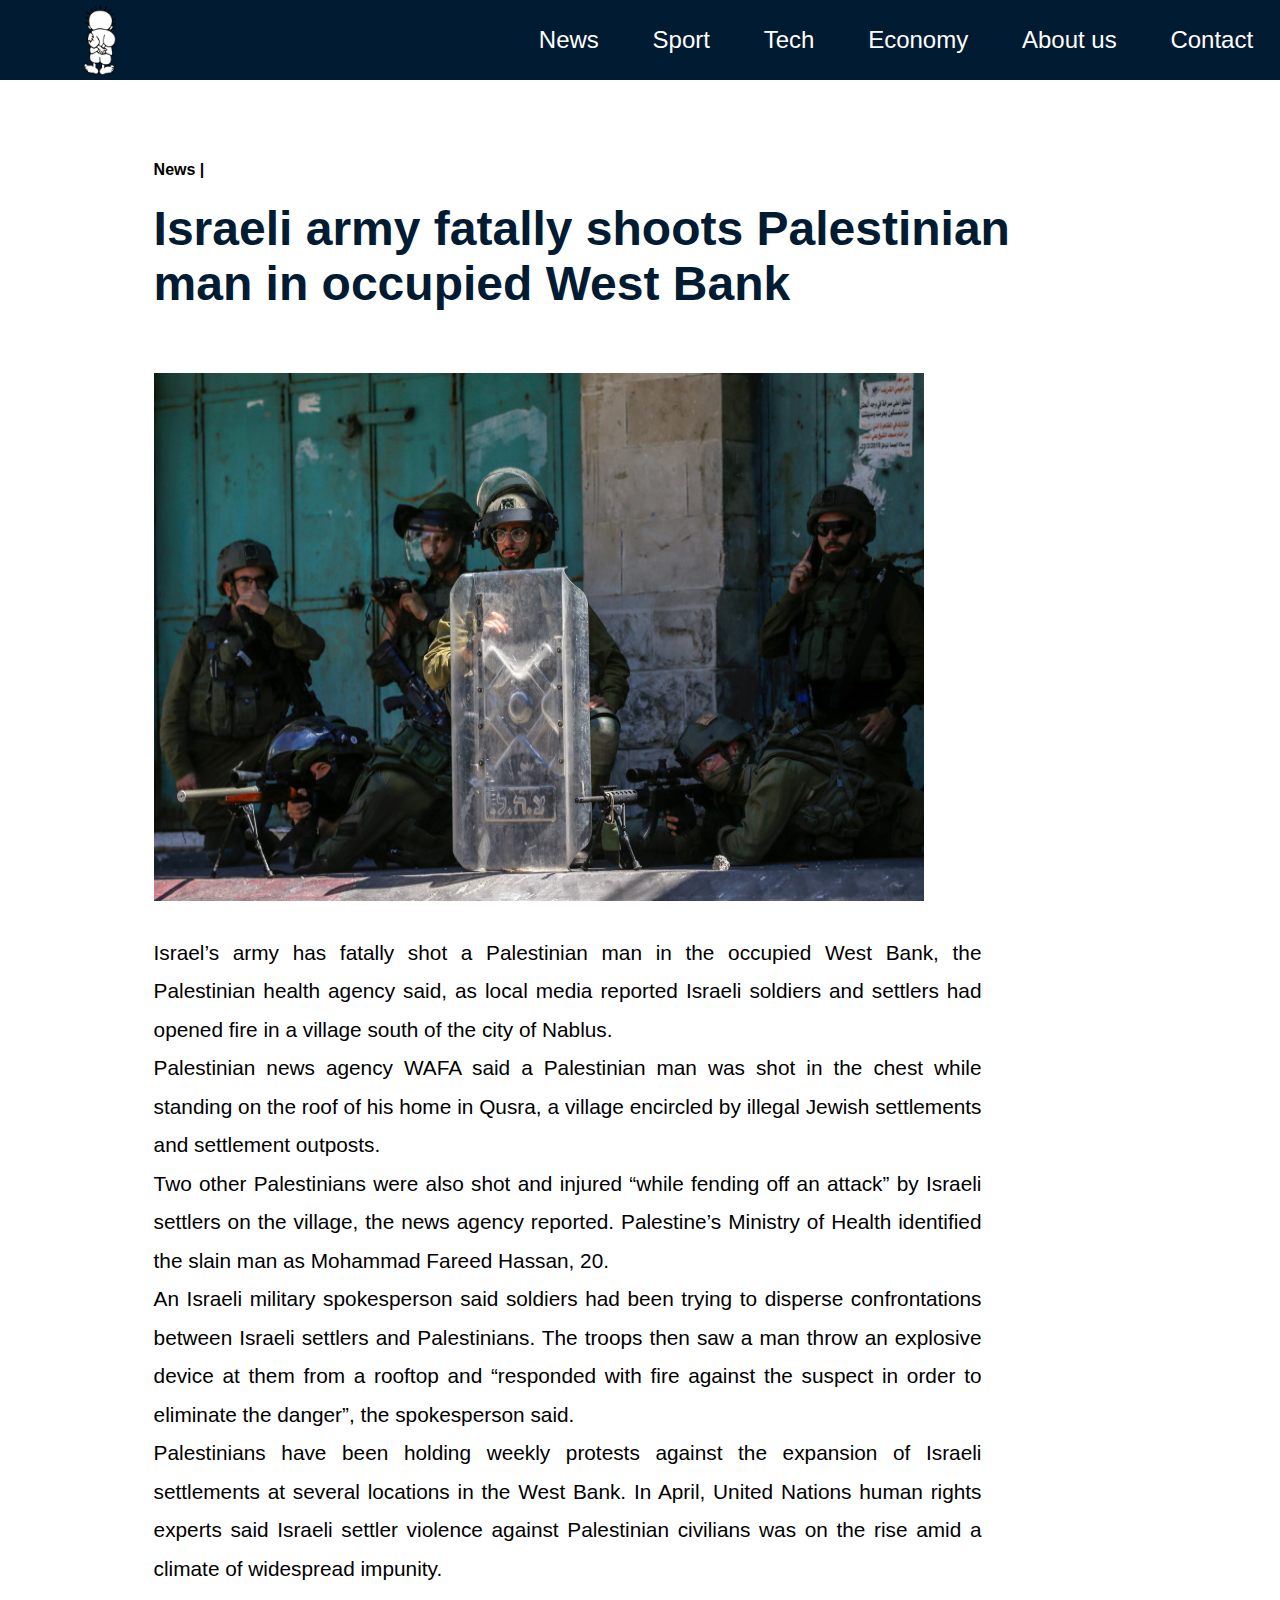
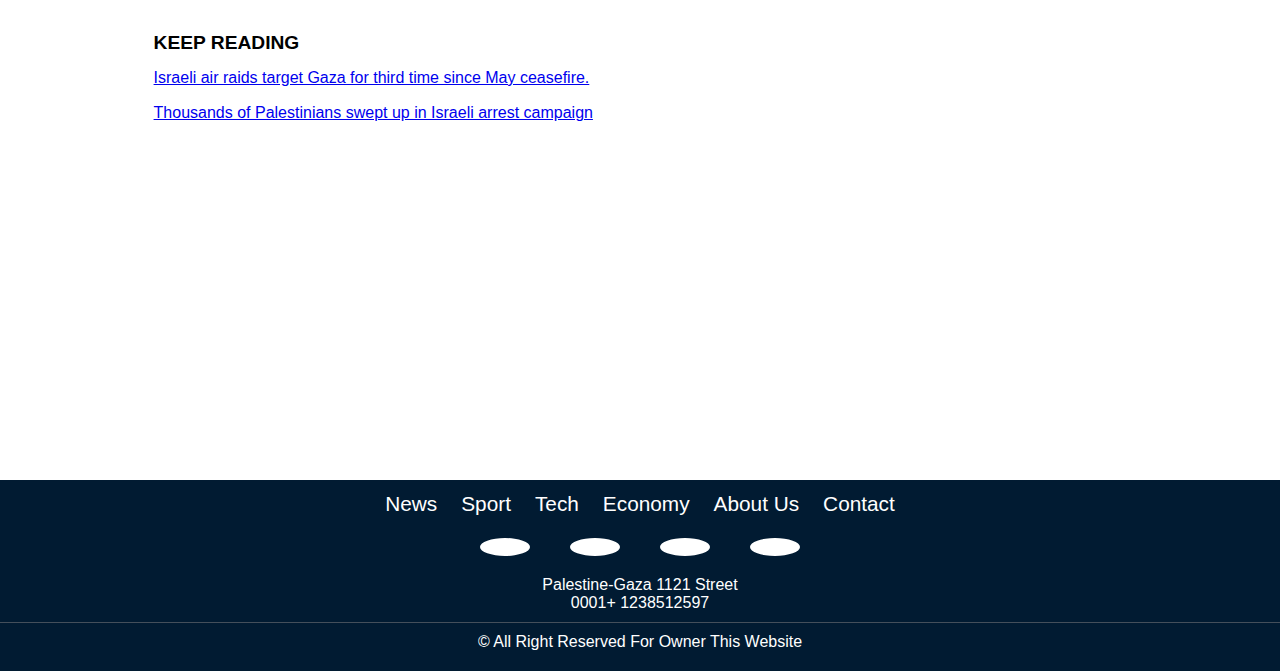
<file: HTML/article.html>
<!DOCTYPE html>
<html lang="en">

<head>
    <meta charset="UTF-8">
    <meta http-equiv="X-UA-Compatible" content="IE=edge">
    <meta name="viewport" content="width=device-width, initial-scale=1.0">
    <link rel="stylesheet" href="../CSS/style.css">
    <link rel="stylesheet" href="../CSS/style-article.css">
    <link rel="stylesheet" href="https://fonts.googleapis.com/icon?family=Material+Icons">
    <link rel="stylesheet" href="https://use.fontawesome.com/releases/v5.6.3/css/all.css"
        integrity="sha384-UHRtZLI+pbxtHCWp1t77Bi1L4ZtiqrqD80Kn4Z8NTSRyMA2Fd33n5dQ8lWUE00s/" crossorigin="anonymous">
    <link rel="stylesheet" href="https://use.fontawesome.com/releases/v5.15.3/css/all.css"
        integrity="sha384-SZXxX4whJ79/gErwcOYf+zWLeJdY/qpuqC4cAa9rOGUstPomtqpuNWT9wdPEn2fk" crossorigin="anonymous">

    <title>Article</title>
</head>

<body>

    <!-- Start navigation bar -->

    <header>
        <nav class="header-nav flex sticky" id="active-nave">

            <div class="logo-container">
                <img src="../imges/1a.png" alt="HANDALA LOGO" class="img-logo">
                <img src="../imges/2a.png" alt="HANDALA LOGO" class="logo-black">
            </div>

            <ul id="ulMob" class="flex">
                <li><a class="link" href="#">News</a></li>
                <li><a class="link" href="#">Sport</a></li>
                <li><a class="link" href="#">Tech</a></li>
                <li><a class="link" href="#">Economy</a></li>
                <li><a class="link" href="#">About us</a></li>
                <li><a class="link" href="#">Contact</a></li>

            </ul>
            <a id="nav-mobile" class="mobile-nav-icon"><i class="material-icons nav-icon-round dehaze">dehaze</i></a>

        </nav>
    </header>
    <section class="section section-main">

    </section>

    <!-- End navigation bar -->

    <!-- Start article main section -->
    <section class="article-container">
        <section class="article-main-heading">
            <h4 class="article-sub-heading">News |</h4>
            <h1 class="article-heading">Israeli army fatally shoots Palestinian man in occupied West Bank</h1>
        </section>
        <figure class="article-figure">
            <img class="article-image" src="../imges/article-photo.jpg" alt="Israil-occupation">
            <p class="article-paragraph">Israel’s army has fatally shot a Palestinian man in the occupied West Bank, the
                Palestinian health agency said, as local media reported Israeli soldiers and settlers had opened fire in
                a village south of the city of Nablus.<br>

                Palestinian news agency WAFA said a Palestinian man was shot in the chest while standing on the roof of
                his home in Qusra, a village encircled by illegal Jewish settlements and settlement outposts.<br>

                Two other Palestinians were also shot and injured “while fending off an attack” by Israeli settlers on
                the village, the news agency reported.

                Palestine’s Ministry of Health identified the slain man as Mohammad Fareed Hassan, 20.<br>

                An Israeli military spokesperson said soldiers had been trying to disperse confrontations between
                Israeli settlers and Palestinians.

                The troops then saw a man throw an explosive device at them from a rooftop and “responded with fire
                against the suspect in order to eliminate the danger”, the spokesperson said.<br>

                Palestinians have been holding weekly protests against the expansion of Israeli settlements at several
                locations in the West Bank.

                In April, United Nations human rights experts said Israeli settler violence against Palestinian
                civilians was on the rise amid a climate of widespread impunity.
            </p>


            <section class="article-related">
                <h5 class="article-keep-reading">KEEP READING</h5>
                <a href="#">Israeli air raids target Gaza for third time since May ceasefire.</a>
                <a href="#">Thousands of Palestinians swept up in Israeli arrest campaign</a>
            </section>

            <div id="disqus_thread"></div>

        </figure>


    </section>


    <!-- End article main section -->

    <!-- Start footer section -->
    <footer>
        <nav class="nav-footer-link">
            <ul class="flex">
                <li><a href="#"> news</a></li>
                <li><a href="#">sport</a></li>
                <li><a href="#">tech</a></li>
                <li><a href="#">economy</a></li>
                <li><a href="#">about us</a></li>
                <li><a href="#">contact</a></li>
            </ul>
        </nav>
        <nav class="nav-footer-social-icon">
            <ul class="flex">
                <li>
                    <a href="#">
                        <i class="fab fa-facebook-f icon"></i> </a>
                </li>
                <li>
                    <a href="#"><i class="fab fa-twitter icon"></i></a>
                </li>
                <li>
                    <a href="#"><i class="fab fa-linkedin-in icon"></i></a>
                </li>
                <li>
                    <a href="#"><i class="fab fa-google-plus-g icon"></i></a>
                </li>
            </ul>
        </nav>

        <div class="news-location-info text">
            <div class="address"> Palestine-Gaza 1121 street </div>
            <div class="phone">0001+ 1238512597</div>
        </div>
        <div class="copywrite text">
            © all right reserved for owner this website
        </div>

    </footer>


    <!-- Disqus feature to let the user comment on the article instead of using just fixed text box -->

    <script>

        var disqus_config = function () {
            this.page.url = 'http://127.0.0.1:5500/article.html';  // Replace PAGE_URL with your page's canonical URL variable
            this.page.identifier = "#ttest"; // Replace PAGE_IDENTIFIER with your page's unique identifier variable

        };

        (function () { // DON'T EDIT BELOW THIS LINE
            var d = document, s = d.createElement('script');
            s.src = 'https://handla.disqus.com/embed.js';
            s.setAttribute('data-timestamp', +new Date());
            (d.head || d.body).appendChild(s);
        })();
    </script>
    <noscript>Please enable JavaScript to view the <a href="https://disqus.com/?ref_noscript">comments powered by
            Disqus.</a></noscript>

    <!-- End footer section -->
    <script src="https://code.jquery.com/jquery-3.3.1.js"
        integrity="sha256-2Kok7MbOyxpgUVvAk/HJ2jigOSYS2auK4Pfzbm7uH60=" crossorigin="anonymous">
        </script>

    <script src="https://code.jquery.com/jquery-3.3.1.js"
        integrity="sha256-2Kok7MbOyxpgUVvAk/HJ2jigOSYS2auK4Pfzbm7uH60=" crossorigin="anonymous">
        </script>
    <script src="../Script/script.js"></script>

</body>

</html>
</file>
<file: CSS/style.css>
* {
    margin: 0px;
    padding: 0px;
    box-sizing: border-box;
}

 :root {
    --primary-color: #011b32;
    --font-color: white;
    --hover-color: #b5d2ec;
}

html {
    font-family: sans-serif;
    font-size: 16px;
    font-weight: 300;
}

.flex {
    display: flex;
}

body {
    display: flex;
    flex-direction: column;
    justify-content: space-between;
    align-items: center;
    /* margin-top: -62vh; */
}


/*------------- NAV BAR STYLING ------------*/

.header-nav {
    position: fixed;
    top: 0;
    left: 0;
    right: 0;
    z-index: 99;
    transition: background-color 250ms ease-in;
    width: 100%;
    background-color: var(--primary-color);
    justify-content: space-between;
    align-items: center;
    height: 5rem;
}

.nav-scrolled {
    background-color: white;
}

.logo-container {
    width: 6.25rem;
    height: 4.375rem;
    margin-left: 3.125rem;
}

.img-logo,
.logo-black {
    width: 100%;
    height: 100%;
    object-fit: contain;
}

.logo-black {
    display: none;
}

.header-nav ul {
    list-style: none;
    justify-content: space-around;
    width: 60%;
}

.link {
    text-decoration: none;
    color: var(--font-color);
    font-size: 1.5rem;
    padding: 0.3125rem;
    border-bottom: none;
    transition: border-bottom 1s, color;
}

.link-scrolled {
    color: var(--primary-color);
    transition: border-bottom 1s color;
}

.link:hover {
    border-bottom: 2px solid var(--hover-color);
    color: var(--hover-color);
}

.link-scrolled:hover {
    border-bottom: 2px solid #004888;
    color: #004888;
}

.mobile-nav-icon {
    color: white;
    display: none;
    margin-right: 1.25rem;
    cursor: pointer;
}

.material-icons {
    font-size: 2.5rem !important;
}


/***********END NAVBAR ----------------*/


/*- small tablet to big tablet -*/

@media (max-width: 1024px) {
    .logo-container {
        width: 5.625rem;
        height: 3.75rem;
    }
    .link {
        font-size: 1.3rem;
    }
    .section-main {
        height: 400px;
    }
}

@media (max-width: 768px) {
    body {
        margin-top: -134vh !important;
    }
    .logo-container {
        width: 3.125rem;
        height: 3.125rem;
        margin-left: 1.25rem;
    }
    #ulMob {
        margin-top: 7rem;
    }
    .header-nav ul {
        display: none;
        flex-direction: column;
        justify-content: space-evenly;
        align-items: center;
        align-content: flex-end;
        width: 95%;
        height: 100vh;
        transition: display 1s ease-in;
        margin-top: 0 !important;
    }
    .link {
        border-bottom: 2px solid #b5d2ec;
    }
    .mobile-nav-icon {
        display: block;
    }
    .active {
        display: flex !important;
    }
    .header-nav {
        height: 3.75rem;
    }
    .active-nav {
        height: 100%;
        align-items: flex-start;
    }
}


/***********MAIN SECTION --------------*/

.section-main {
    width: 100%;
    height: 80vh;
    justify-content: space-evenly;
    align-items: center;
    margin-top: 5rem !important;
}

.subsection-latest {
    justify-content: space-between;
    align-items: center;
    width: 95%;
    height: 21.875rem;
}

.big-new {
    height: 21.875rem;
    width: 47%;
    background-image: url("../imges/3a.jpg");
    background-size: cover;
    align-items: flex-end;
}

.style-text {
    color: var(--font-color);
    font-size: 1.5rem;
    text-decoration: none;
    display: block;
    background-color: rgba(8, 16, 59, 0.404);
    margin-bottom: 10px;
    padding: 10px;
}

.container-for-img {
    flex-direction: column;
    justify-content: space-between;
    height: 100%;
    width: 27%;
}

.container-for-img .photo1 {
    background-image: url("../imges/4a.jpeg");
    background-size: cover;
}

.container-for-img .photo2 {
    background-image: url("../imges/5a.png");
    background-size: cover;
}

.container-for-img .small-new {
    width: 100%;
    height: 45%;
    align-items: flex-end;
}

.container-for-img .small-new a {
    font-size: 1rem;
}

.most-read {
    width: 22%;
    height: 100%;
    flex-direction: column;
    justify-content: space-between;
    transform: scaleX(1.06);
}

.title-most {
    align-self: flex-start;
    padding: 20px;
    width: 100%;
    background: var(--primary-color);
    color: white;
    font-size: 1.1rem;
    height: 18%;
}

.sub-news {
    background-color: rgb(255, 255, 255);
    color: var(--primary-color);
    font-size: 0.9rem;
    width: 100%;
    height: 18%;
    cursor: pointer;
    overflow: hidden;
    padding-left: 7.5px;
    display: flex;
    justify-content: center;
    align-items: center;
    box-shadow: -2px 12px 15px -3px rgba(0, 0, 0, 0.91);
}

.sub-news:hover {
    box-shadow: -2px 0px 0px -3px rgba(0, 0, 0, 0.91);
    transform: scaleX(1.04);
    background-color: var(--primary-color);
    color: var(--font-color);
}


/*----------RESPONSIVE FOR MAIN SECTION ---------*/

@media (max-width: 960px) {
    body {
        margin-top: -62vh;
    }
    .subsection-latest {
        flex-wrap: wrap;
    }
    .section-main {
        height: 200vh;
    }
    .big-new {
        width: 70%;
    }
    .container-for-img {
        width: 27%;
    }
    .most-read {
        width: 100% !important;
        margin-top: 20px !important;
    }
}

@media (max-width: 768px) {
    .subsection-latest {
        flex-wrap: wrap;
    }
    .section-main {
        height: 337vh;
    }
    .big-new {
        width: 100% !important;
        margin-bottom: 20px !important;
    }
    .container-for-img {
        width: 100%;
    }
    .most-read {
        width: 100% !important;
        margin-top: 20px !important;
    }
    .style-text {
        font-size: 0.9rem !important;
    }
}

@media screen and (max-width: 425px) {
    html {
        font-size: 13px;
    }
    .sub-sections {
        height: 120vh;
    }
    .article {
        width: 80%;
        height: 26vh;
        margin-bottom: 30px;
    }
    .main-title {
        width: 100%;
        padding-left: 2rem;
        font-size: 2rem;
        border-left: 0.2rem solid red;
        font-size: 1.7rem;
        padding: 10px;
        height: 43px;
    }
    .article img {
        width: 100%;
        height: 26vh;
        border-radius: 2%;
    }
    .title {
        width: 80%;
        height: 26vh;
        border-radius: 2%;
    }
}

a {
    display: block;
}

.container {
    display: flex;
    flex-direction: column;
    justify-content: space-around;
}

.sub-sections {
    height: 70vh;
    width: 100%;
    display: flex;
    flex-wrap: wrap;
    justify-content: space-around;
    align-items: center;
    margin-bottom: 1rem;
}

.sub-sections__with-img {
    background-image: url(./imges/background1.png);
    background-size: cover;
    background-repeat: no-repeat;
    background-position: center;
}

.sub-sections__with-img2 {
    background-image: url(./imges/imageedit_1_6751761706.png);
    background-size: cover;
    background-repeat: no-repeat;
    background-position: center;
}

.main-title {
    width: 100%;
    padding-left: 1rem;
    font-size: 2rem;
    border-left: 0.3rem solid red;
    margin-left: 2.5rem;
}

.article {
    position: relative;
    text-align: center;
    width: 26.3%;
    height: 39vh;
    transform: scale(1.08);
    opacity: 0.85;
    transition: transform 1s, opacity 1s;
}

.article:hover {
    box-shadow: rgba(0, 0, 0, 0.07) 0px 1px 2px, rgba(0, 0, 0, 0.07) 0px 2px 4px, rgba(0, 0, 0, 0.07) 0px 4px 8px, rgba(0, 0, 0, 0.07) 0px 8px 16px, rgba(0, 0, 0, 0.07) 0px 16px 32px, rgba(0, 0, 0, 0.07) 0px 32px 64px;
    transform: scale(1.01);
    opacity: 1;
    border-radius: 2%;
}

.article img {
    width: 100%;
    height: 39vh;
    border-radius: 2%;
}

.title {
    position: absolute;
    bottom: 0;
    background: rgba(0, 0, 0, 0.1);
    transition: .5s ease;
    opacity: 0;
    color: white;
    font-size: 1rem;
    text-align: left;
    opacity: 1;
    max-width: 100%;
    max-height: 100%;
    min-width: 100%;
    min-height: 100%;
    align-items: flex-end;
    display: flex;
    padding: 1em;
    border-radius: 2%;
}

.title:hover {
    background: rgba(0, 0, 0, 0);
}


/* END news section */

footer {
    background-color: var(--primary-color);
    width: 100%;
}

.nav-footer-link ul {
    justify-content: center;
    align-items: center;
}

.nav-footer-link ul li {
    list-style: none;
    list-style: none;
    padding: 12px;
    text-transform: capitalize;
}

.nav-footer-link ul li a {
    text-decoration: none;
    font-size: 1.3rem;
    color: var(--font-color)
}

.nav-footer-link ul li a:hover {
    color: var(--hover-color);
}

.nav-footer-social-icon ul {
    justify-content: center;
    align-items: center;
}

.nav-footer-social-icon ul li {
    font-size: 2rem;
    padding: 10px;
    list-style: none;
}

.nav-footer-social-icon ul li a {
    background-color: #fff;
    width: 50px;
    text-align: center;
    font-size: 1.5rem;
    margin: 0 10px;
    display: block;
    border-radius: 50%;
    border: 3px solid #fff;
    padding: 6px;
    position: relative;
    z-index: 1;
    overflow: hidden;
}

.nav-footer-social-icon ul li a .icon {
    color: var(--primary-color);
    transition: .5s;
    position: relative;
    z-index: 3;
}

.nav-footer-social-icon ul li a:hover .icon {
    color: #fff;
    transform: rotateY(360deg);
}

.nav-footer-social-icon ul li a:before {
    content: "";
    position: absolute;
    top: 100%;
    left: 0;
    width: 100%;
    height: 100%;
    background: #f00;
    transition: .5s;
    z-index: 2;
}

.nav-footer-social-icon ul li a:hover:before {
    top: 0;
}

.nav-footer-social-icon ul li:nth-child(1) a:before {
    background: #3b5999;
}

.nav-footer-social-icon ul li:nth-child(2) a:before {
    background: #55acee;
}

.nav-footer-social-icon ul li:nth-child(3) a:before {
    background: #0077b5;
}

.nav-footer-social-icon ul li:nth-child(4) a:before {
    background: #dd4b39;
}

.nav-footer-social-icon ul li a:hover {
    color: var(--hover-color);
}

.text {
    text-align: center;
    text-transform: capitalize;
    color: var(--font-color);
    padding: 10px;
}

footer .copywrite {
    padding-bottom: 10px;
    border-top: .1rem solid rgb(136, 132, 132, .5);
    padding-bottom: 20px;
}


/* START responsive news section */

@media screen and (max-width: 425px) {
    html {
        font-size: 13px;
    }
    body {
        margin-top: -123vh !important;
    }
    .sub-sections {
        height: 120vh;
    }
    .section-main {
        height: 300vh;
    }
    .article {
        width: 80%;
        height: 26vh;
        margin-bottom: 30px;
    }
    .main-title {
        width: 100%;
        padding-left: 2rem;
        font-size: 2rem;
        border-left: 0.2rem solid red;
        font-size: 1.7rem;
        padding: 10px;
        height: 43px;
    }
    .article img {
        width: 100%;
        height: 26vh;
        border-radius: 2%;
    }
    .title {
        width: 80%;
        height: 26vh;
        border-radius: 2%;
    }
    footer {
        width: 100%;
    }
    footer .nav-footer-link ul {
        flex-direction: column;
        border-bottom: .1rem solid rgb(136, 132, 132, .5);
    }
    footer .nav-footer-link ul li a,
    .copywrite {
        font-size: 1rem;
    }
    .nav-footer-social-icon ul li a {
        width: 45px;
    }
}
</file>
<file: CSS/style-article.css>
* {
    margin: 0px;
    padding: 0px;
    box-sizing: border-box;
}


/*******Start Style article page *******/

.article-main-heading {
    display: flex;
    flex-direction: column;
    justify-content: center;
}

.article-container {
    height: 2000px;
    display: flex;
    flex-wrap: wrap;
    justify-content: center;
    padding: 4%;
    margin-left: 8%;
}

.article-heading {
    color: #011b32;
    font-size: 3rem;
    height: fit-content;
    width: 80%;
    margin-top: 2%;
}

.article-sub-heading {
    padding-right: 3%;
    font-size: 1rem;
    height: fit-content;
}

.article-figure {
    display: flex;
    flex-wrap: wrap;
    margin-bottom: 21%;
    margin-top: 3%;
}

article-image {
    width: 75%;
}

.article-paragraph {
    font-size: 1.3rem;
    padding-top: 3%;
    line-height: 38.5px;
    text-justify: auto;
    width: 77%;
    text-align: justify;
}

.article-related {
    display: flex;
    flex-direction: column;
    margin-top: 2%;
    line-height: 35px;
}

.article-keep-reading {
    font-size: 1.2rem;
}

#disqus_thread {
    width: 80%;
    margin-top: 4%;
}


/* ********End Style article page *********************/


/******* Start Media Query for article page **********/

@media screen and (max-width: 768px) {
    html {
        font-size: 12px;
    }
    body {
        margin-top: 0% !important;
    }
    .article-image {
        width: 87%;
    }
}

@media screen and (max-width: 425px) {
    html {
        font-size: 8px;
    }
    body {
        margin-top: -33%;
    }
    .article-heading {
        width: 91%;
    }
    .article-paragraph {
        font-size: 1.6rem;
        width: 89%;
        line-height: 30px;
    }
    .article-related {
        font-size: 1.6rem;
        line-height: 25px;
    }
    .article-container {
        height: 1690px;
    }
}

@media screen and (max-width: 320px) {
    html {
        font-size: 6px;
    }
    .article-container {
        height: 1465px;
    }
}


/********* End Media Query for article page *******/


/************* override ********************/

.section-main {
    width: 100%;
    height: auto;
    justify-content: space-evenly;
    align-items: center;
    margin-top: 5rem !important;
}


/************* overide ********************/
</file>
